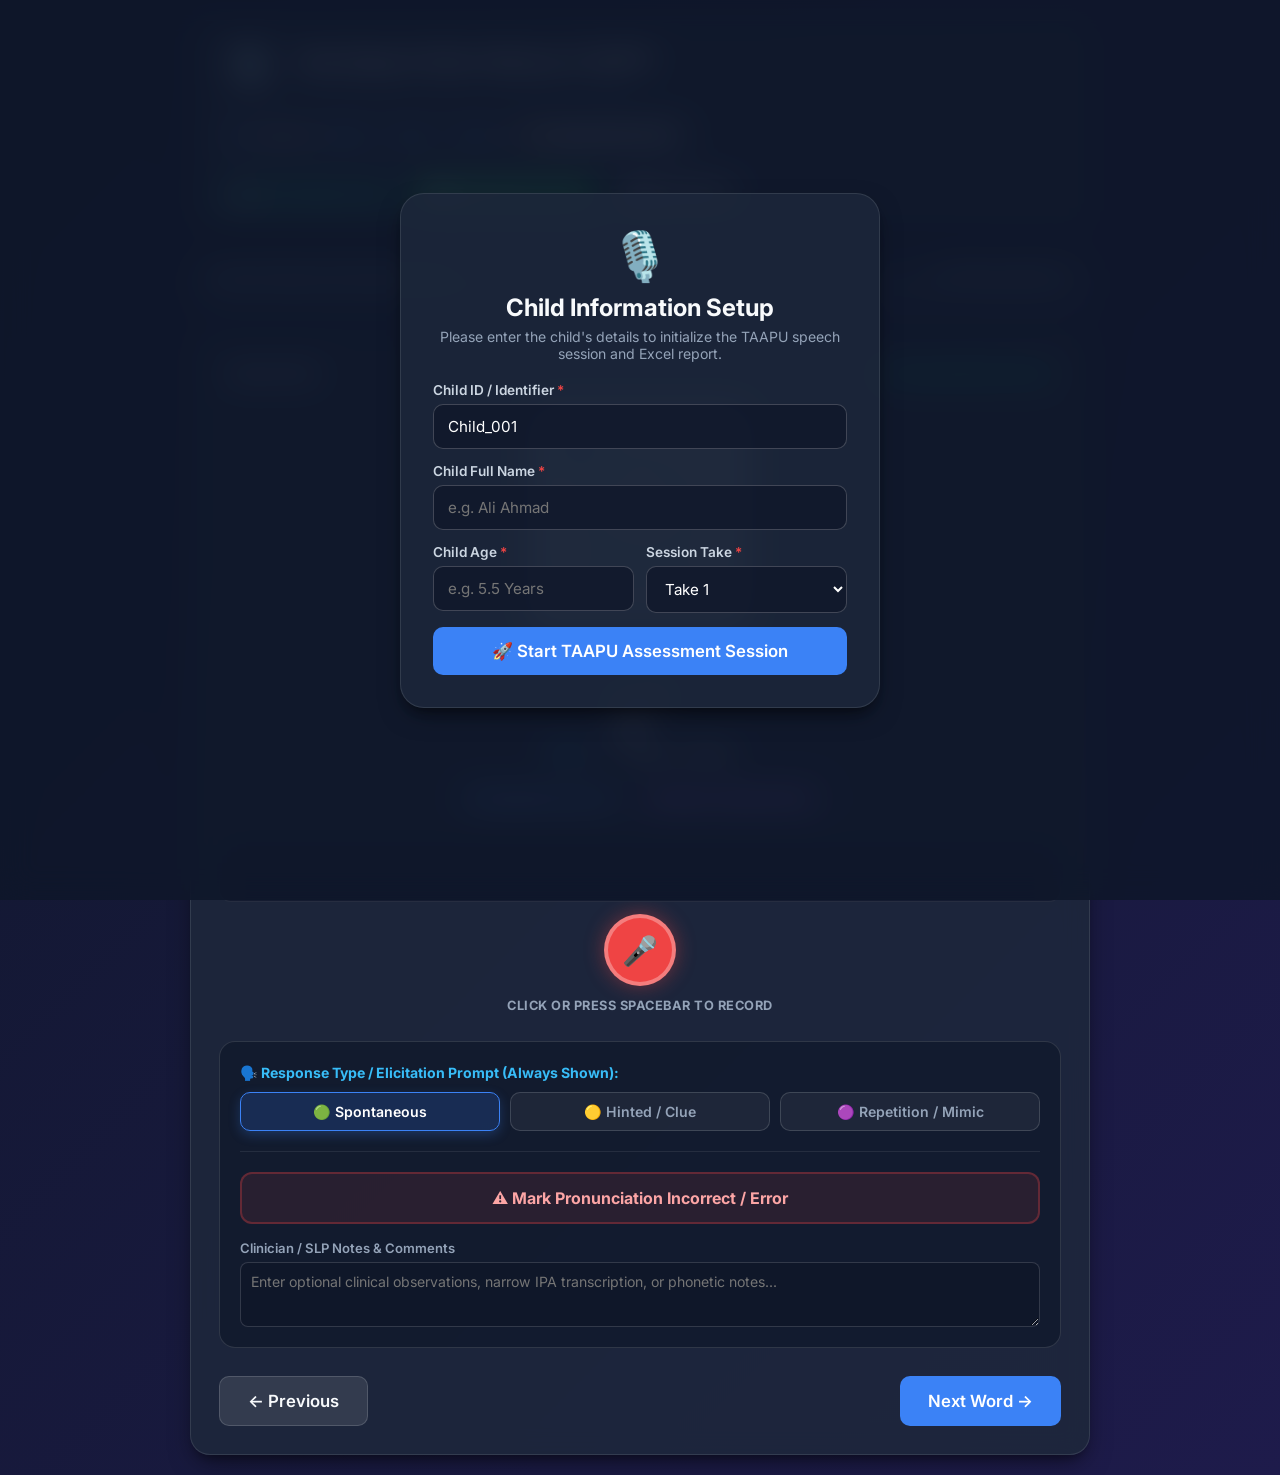
<file: data_collector/index.html>
<!DOCTYPE html>
<html lang="en">
<head>
  <meta charset="UTF-8">
  <meta name="viewport" content="width=device-width, initial-scale=1.0">
  <title>Urdu Child Speech Data Collector & TAAPU Assessment</title>
  <link rel="stylesheet" href="styles.css">
  <link rel="preconnect" href="https://fonts.googleapis.com">
  <link rel="preconnect" href="https://fonts.gstatic.com" crossorigin>
  <link href="https://fonts.googleapis.com/css2?family=Inter:wght@400;500;600;700;800&family=Noto+Nastaliq+Urdu:wght@400;700&display=swap" rel="stylesheet">
</head>
<body>

  <!-- INITIAL CHILD INTAKE MODAL (Mandatory before starting) -->
  <div id="intakeModal" class="intake-modal-overlay">
    <div class="intake-card">
      <div class="intake-header">
        <div class="intake-logo">🎙️</div>
        <h2>Child Information Setup</h2>
        <p>Please enter the child's details to initialize the TAAPU speech session and Excel report.</p>
      </div>

      <form id="intakeForm" onsubmit="event.preventDefault(); startChildSession();">
        <div class="form-group">
          <label for="intakeChildId">Child ID / Identifier <span class="required">*</span></label>
          <input type="text" id="intakeChildId" class="intake-input" value="Child_001" placeholder="e.g. Child_001" required>
        </div>

        <div class="form-group">
          <label for="intakeChildName">Child Full Name <span class="required">*</span></label>
          <input type="text" id="intakeChildName" class="intake-input" placeholder="e.g. Ali Ahmad" required>
        </div>

        <div class="form-row">
          <div class="form-group flex-1">
            <label for="intakeChildAge">Child Age <span class="required">*</span></label>
            <input type="text" id="intakeChildAge" class="intake-input" placeholder="e.g. 5.5 Years" required>
          </div>

          <div class="form-group flex-1">
            <label for="intakeTakeSelect">Session Take <span class="required">*</span></label>
            <select id="intakeTakeSelect" class="intake-input">
              <option value="1">Take 1</option>
              <option value="2">Take 2</option>
              <option value="3">Take 3</option>
            </select>
          </div>
        </div>

        <button type="submit" class="btn btn-primary btn-large btn-full">
          🚀 Start TAAPU Assessment Session
        </button>
      </form>
    </div>
  </div>

  <!-- TAKE COMPLETION MODAL (Triggered when 35 words completed) -->
  <div id="takeCompletionModal" class="intake-modal-overlay">
    <div class="intake-card completion-card">
      <div class="intake-header">
        <div class="completion-badge-icon">🎉</div>
        <h2 id="completionModalTitle">Take 1 Completed!</h2>
        <p id="completionModalDesc">You have successfully evaluated all 35 words for child <strong id="completionChildName">--</strong>.</p>
      </div>

      <div class="completion-stats-box">
        <div class="stat-box-item">
          <span class="stat-num" id="completionEvaluatedCount">35 / 35</span>
          <span class="stat-lbl">Words Evaluated</span>
        </div>
        <div class="stat-box-item">
          <span class="stat-num text-success" id="completionAccuracy">100%</span>
          <span class="stat-lbl">Accuracy Rate</span>
        </div>
        <div class="stat-box-item">
          <span class="stat-num text-error" id="completionIncorrectCount">0</span>
          <span class="stat-lbl">Incorrect Phonemes</span>
        </div>
      </div>

      <div class="completion-actions">
        <button id="btnNextTakeModal" class="btn btn-primary btn-large btn-full">
          ➡️ Proceed to Take 2
        </button>
        <div class="form-row" style="margin-top: 10px;">
          <button id="btnExportExcelModal" class="btn btn-excel flex-1">
            📊 Export Excel (.xlsx)
          </button>
          <button id="btnCloseCompletionModal" class="btn btn-secondary flex-1">
            Close
          </button>
        </div>
      </div>
    </div>
  </div>

  <!-- MAIN APPLICATION CONTAINER -->
  <div class="app-container">
    
    <!-- Top Header -->
    <header class="app-header">
      <div class="logo-area">
        <div class="logo-icon">🎙️</div>
        <div class="logo-title">
          <h1>Urdu Speech Data Collector & TAAPU</h1>
          <p>35-Word Elicitation Corpus for Child Speech Therapy</p>
        </div>
      </div>

      <!-- Active Child Info Display -->
      <div class="child-info-chip" id="childInfoChip">
        <div class="child-meta-text">
          <span class="meta-item"><strong>ID:</strong> <span id="hdrChildId">Child_001</span></span>
          <span class="meta-item"><strong>Name:</strong> <span id="hdrChildName">--</span></span>
          <span class="meta-item"><strong>Age:</strong> <span id="hdrChildAge">--</span></span>
          <span class="meta-item"><strong>Take:</strong> <span id="hdrChildTake">1</span></span>
        </div>
        <button id="btnEditChild" class="btn btn-sm btn-secondary" title="Change Child Info">✏️ Change Child / Take</button>
      </div>

      <div class="header-actions">
        <button id="btnToggleGop" class="btn btn-gop-on" title="Toggle Real-Time ML Pronunciation Feedback">
          🤖 ML Feedback: ON
        </button>
        <button id="btnExportExcel" class="btn btn-excel">
          📊 Export Excel (.xlsx)
        </button>
        <button id="btnGrid" class="btn btn-secondary">
          📑 Word Grid
        </button>
      </div>
    </header>

    <!-- Progress Bar -->
    <div class="progress-section">
      <div class="progress-header">
        <span>Corpus Progress & Evaluation (<span id="progressTakeLabel">Take 1</span>)</span>
        <span id="progressText">1 / 35 (3%)</span>
      </div>
      <div class="progress-bar-bg">
        <div id="progressFill" class="progress-bar-fill"></div>
      </div>
    </div>

    <!-- Main Flashcard Stage -->
    <main class="flashcard-stage">
      <div class="stage-top-bar">
        <div id="wordBadge" class="word-number-badge">Word 1 of 35</div>
        <div id="evalStatusBadge" class="eval-status-pill status-correct">✓ Pronunciation Correct</div>
      </div>
      
      <!-- WORD PICTURE DISPLAY CARD -->
      <div class="word-picture-container">
        <img id="wordImage" src="images/01_Paani.svg" alt="Word Picture" class="word-picture" />
      </div>

      <!-- Word Text & Meaning -->
      <div id="urduDisplay" class="urdu-word-display">پانی</div>
      <div class="word-meta-row">
        <span id="transliterationDisplay" class="transliteration">Paani</span>
        <span class="bullet">•</span>
        <span id="meaningDisplay" class="meaning">Water</span>
      </div>

      <!-- Consonant & Phonetic Position Badges -->
      <div class="word-target-badges-row">
        <div id="targetSoundBadge" class="target-sound-pill">Consonant: Nasal /n/</div>
        <div id="positionBadge" class="position-pill">Position: Initial (Start)</div>
      </div>

      <!-- Audio Recording Stage -->
      <div class="audio-recording-section">
        <!-- Live Waveform Visualizer -->
        <div class="visualizer-container">
          <canvas id="visualizer"></canvas>
          <div id="timerOverlay" class="timer-overlay">0.0s</div>
        </div>

        <!-- Record Button -->
        <div class="controls-row">
          <button id="btnRecord" class="btn-record" title="Click to Record Audio (Spacebar)">
            <span id="recordIcon">🎤</span>
          </button>
        </div>
        <div id="recordLabel" class="record-label">
          CLICK OR PRESS SPACEBAR TO RECORD
        </div>

        <!-- Audio Preview Player -->
        <div id="previewContainer" class="audio-preview-player" style="display: none;">
          <audio id="audioPreview" controls></audio>
        </div>
      </div>

      <!-- TAAPU EVALUATION & CLINICAL RESPONSE PANEL -->
      <div class="slp-evaluation-panel">
        <!-- ALWAYS-SHOWN RESPONSE TYPE SECTION -->
        <div class="response-type-section">
          <div class="response-type-header">
            <span>🗣️ Response Type / Elicitation Prompt (Always Shown):</span>
          </div>
          <div class="response-type-pills">
            <label class="resp-pill active" id="pillSpontaneous">
              <input type="radio" name="responseType" value="spontaneous" checked />
              <span>🟢 Spontaneous</span>
            </label>
            <label class="resp-pill" id="pillHinted">
              <input type="radio" name="responseType" value="hinted" />
              <span>🟡 Hinted / Clue</span>
            </label>
            <label class="resp-pill" id="pillRepetition">
              <input type="radio" name="responseType" value="repetition" />
              <span>🟣 Repetition / Mimic</span>
            </label>
          </div>
        </div>

        <hr class="panel-divider" />

        <!-- PRONUNCIATION ERROR FLAG BUTTON -->
        <div class="error-flag-row">
          <button id="btnFlagIncorrect" class="btn-flag-incorrect">
            ⚠️ Mark Pronunciation Incorrect / Error
          </button>
        </div>

        <!-- MISPRONOUNCED PHONEMES & ERROR REASON BOX (Expanded when Incorrect) -->
        <div id="errorAnalysisBox" class="error-analysis-box" style="display: none;">
          <!-- Phonemes Checklist -->
          <div class="error-box-section">
            <div class="error-section-title">1. Select Mispronounced Phoneme(s):</div>
            <div id="phonemeCheckboxesRow" class="phoneme-checkboxes-row"></div>
            <div class="custom-phoneme-row" style="margin-top: 8px;">
              <input type="text" id="customPhonemeInput" class="meta-input" placeholder="Add custom phoneme (e.g. /l/)...">
              <button id="btnAddCustomPhoneme" class="btn btn-sm btn-secondary">+ Add</button>
            </div>
          </div>

          <!-- Error Reason / Type -->
          <div class="error-box-section">
            <div class="error-section-title">2. Reason / Error Type:</div>
            <div class="error-reason-pills">
              <label class="reason-chip"><input type="checkbox" value="Substitution" /> <span>Substitution</span></label>
              <label class="reason-chip"><input type="checkbox" value="Omission / Deletion" /> <span>Omission / Deletion</span></label>
              <label class="reason-chip"><input type="checkbox" value="Distortion" /> <span>Distortion</span></label>
              <label class="reason-chip"><input type="checkbox" value="Addition" /> <span>Addition</span></label>
            </div>
            <div style="margin-top: 8px;">
              <input type="text" id="substitutedSoundInput" class="meta-input" placeholder="Substituted sound (e.g., produced /r/ instead of /l/)...">
            </div>
          </div>

          <!-- Phonological Processes (TAAPU) -->
          <div class="error-box-section">
            <div class="error-section-title">3. TAAPU Phonological Processes:</div>
            <div class="phono-process-grid">
              <label class="phono-chip"><input type="checkbox" value="Fronting" /> <span>Fronting (FR)</span></label>
              <label class="phono-chip"><input type="checkbox" value="Stopping" /> <span>Stopping (ST)</span></label>
              <label class="phono-chip"><input type="checkbox" value="Gliding" /> <span>Gliding (GL)</span></label>
              <label class="phono-chip"><input type="checkbox" value="Cluster Reduction" /> <span>Cluster Reduction (CR)</span></label>
              <label class="phono-chip"><input type="checkbox" value="Final Consonant Deletion" /> <span>Final Consonant Deletion (FCD)</span></label>
              <label class="phono-chip"><input type="checkbox" value="Weak Syllable Deletion" /> <span>Weak Syllable Deletion (WSD)</span></label>
              <label class="phono-chip"><input type="checkbox" value="Nasal Assimilation" /> <span>Nasal Assimilation</span></label>
              <label class="phono-chip"><input type="checkbox" value="Depalatalization" /> <span>Depalatalization</span></label>
            </div>
          </div>
        </div>

        <!-- Clinician / SLP Notes -->
        <div class="slp-notes-group">
          <label for="slpNotesInput">Clinician / SLP Notes & Comments</label>
          <textarea id="slpNotesInput" class="slp-notes-textarea" placeholder="Enter optional clinical observations, narrow IPA transcription, or phonetic notes..."></textarea>
        </div>
      </div>

      <!-- Navigation Buttons -->
      <div class="nav-buttons">
        <button id="btnPrev" class="btn btn-secondary btn-large">
          ← Previous
        </button>
        <button id="btnNext" class="btn btn-primary btn-large">
          Next Word →
        </button>
      </div>
    </main>
  </div>

  <!-- WORD GRID MODAL (All 35 Words with Pictures & Status) -->
  <div id="gridModal" class="grid-modal">
    <div class="grid-content">
      <div class="grid-header">
        <div>
          <h2>Urdu Word Corpus Grid (35 Words)</h2>
          <p class="grid-subtitle">Visual Overview of Words, Audio Recordings, and Phonetic Position</p>
        </div>
        <div class="grid-header-actions">
          <button id="btnExportExcelGrid" class="btn btn-excel btn-sm">📊 Export Excel</button>
          <button id="btnCloseGrid" class="btn btn-secondary btn-icon-only">✕</button>
        </div>
      </div>

      <!-- Grid Filter Tabs -->
      <div class="grid-filter-tabs">
        <button class="tab-btn active" data-filter="all">All Words (35)</button>
        <button class="tab-btn" data-filter="recorded">Recorded 🎤</button>
        <button class="tab-btn" data-filter="correct">Correct ✓</button>
        <button class="tab-btn" data-filter="incorrect">Incorrect ✗</button>
      </div>

      <!-- Grid Container -->
      <div id="wordGrid" class="word-grid"></div>
    </div>
  </div>

  <!-- Toast Notification -->
  <div id="toast" class="toast">
    <span id="toastIcon">💾</span>
    <span id="toastMessage">Recording saved to laptop!</span>
  </div>

  <script src="app.js"></script>
</body>
</html>
</file>
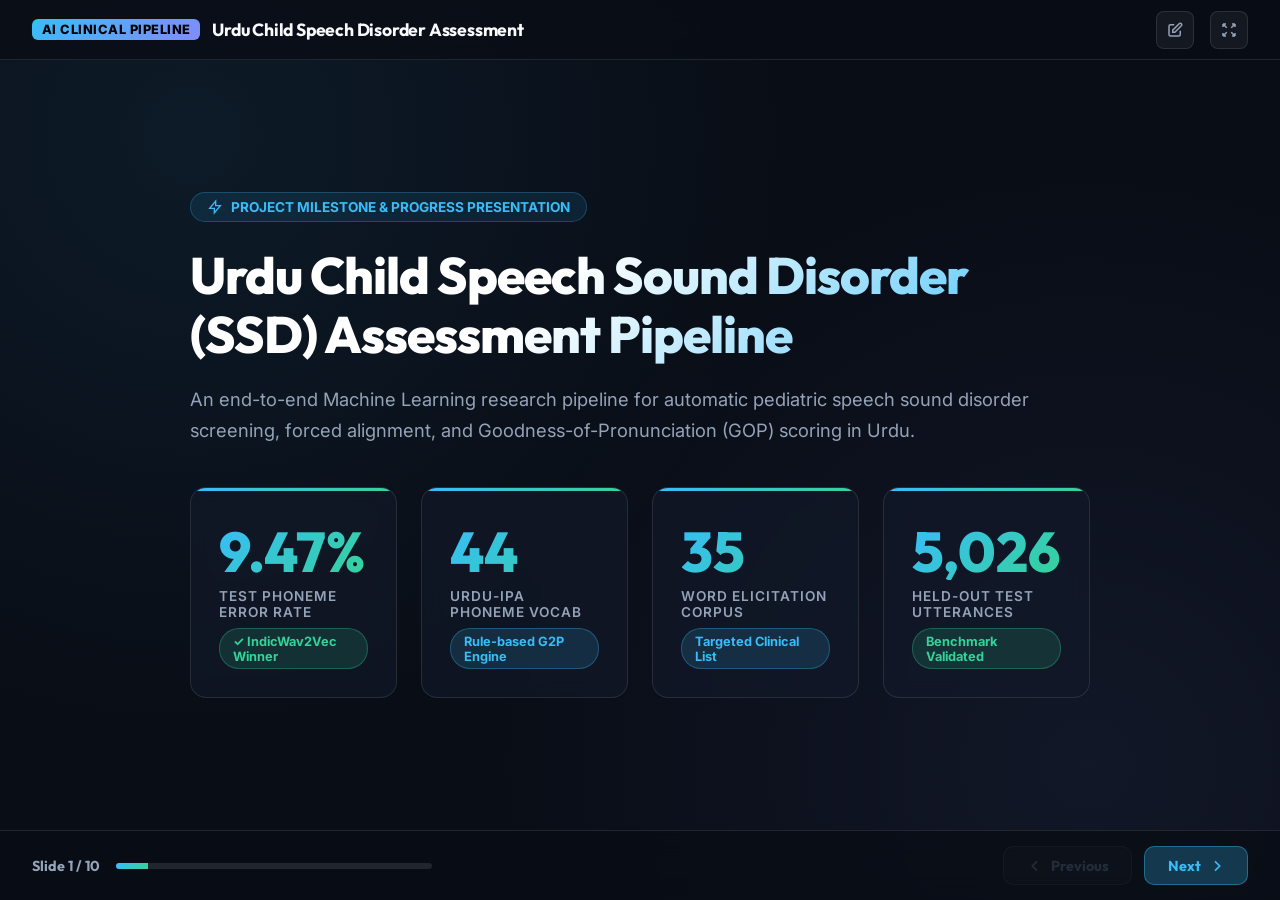
<file: presentation/index.html>
<!DOCTYPE html>
<html lang="en">
<head>
    <meta charset="UTF-8">
    <meta name="viewport" content="width=device-width, initial-scale=1.0">
    <title>Urdu Child SSD Assessment Pipeline — Progress Presentation</title>
    <link rel="preconnect" href="https://fonts.googleapis.com">
    <link rel="preconnect" href="https://fonts.gstatic.com" crossorigin>
    <link href="https://fonts.googleapis.com/css2?family=Inter:wght@300;400;500;600;700;800&family=Outfit:wght@400;600;700;800&family=Fira+Code:wght@400;600&display=swap" rel="stylesheet">
    <style>
        :root {
            --bg-dark: #090d16;
            --bg-card: rgba(18, 25, 41, 0.7);
            --bg-card-hover: rgba(30, 41, 67, 0.8);
            --border-color: rgba(255, 255, 255, 0.1);
            --border-bright: rgba(56, 189, 248, 0.4);
            
            --primary: #38bdf8;
            --primary-glow: rgba(56, 189, 248, 0.25);
            --secondary: #818cf8;
            --accent: #34d399;
            --warning: #fbbf24;
            --danger: #f87171;
            
            --text-main: #f8fafc;
            --text-muted: #94a3b8;
            --text-dim: #64748b;
            
            --font-main: 'Inter', sans-serif;
            --font-heading: 'Outfit', sans-serif;
            --font-code: 'Fira Code', monospace;
        }

        * {
            box-sizing: border-box;
            margin: 0;
            padding: 0;
        }

        body {
            background-color: var(--bg-dark);
            color: var(--text-main);
            font-family: var(--font-main);
            overflow: hidden;
            height: 100vh;
            width: 100vw;
            background-image: 
                radial-gradient(circle at 15% 15%, rgba(56, 189, 248, 0.08) 0%, transparent 45%),
                radial-gradient(circle at 85% 85%, rgba(129, 140, 248, 0.08) 0%, transparent 45%);
        }

        /* Presentation Container */
        .deck-container {
            position: relative;
            width: 100%;
            height: 100vh;
            display: flex;
            flex-direction: column;
        }

        /* Header / Top Bar */
        .top-bar {
            height: 60px;
            padding: 0 2rem;
            display: flex;
            align-items: center;
            justify-content: space-between;
            border-bottom: 1px solid var(--border-color);
            background: rgba(9, 13, 22, 0.8);
            backdrop-filter: blur(12px);
            z-index: 10;
        }

        .logo-area {
            display: flex;
            align-items: center;
            gap: 0.75rem;
        }

        .logo-badge {
            background: linear-gradient(135deg, var(--primary), var(--secondary));
            color: #000;
            font-weight: 800;
            font-size: 0.8rem;
            padding: 0.2rem 0.6rem;
            border-radius: 6px;
            letter-spacing: 0.5px;
        }

        .project-title {
            font-family: var(--font-heading);
            font-size: 1.1rem;
            font-weight: 700;
            letter-spacing: -0.2px;
        }

        .top-controls {
            display: flex;
            align-items: center;
            gap: 1rem;
        }

        .btn-icon {
            background: rgba(255, 255, 255, 0.05);
            border: 1px solid var(--border-color);
            color: var(--text-muted);
            width: 38px;
            height: 38px;
            border-radius: 8px;
            display: flex;
            align-items: center;
            justify-content: center;
            cursor: pointer;
            transition: all 0.2s ease;
        }

        .btn-icon:hover {
            background: rgba(255, 255, 255, 0.1);
            color: var(--text-main);
            border-color: var(--border-bright);
        }

        .btn-icon.active {
            background: var(--primary-glow);
            color: var(--primary);
            border-color: var(--primary);
        }

        /* Slide Viewport */
        .slide-viewport {
            flex: 1;
            position: relative;
            overflow: hidden;
        }

        .slide {
            position: absolute;
            top: 0;
            left: 0;
            width: 100%;
            height: 100%;
            opacity: 0;
            visibility: hidden;
            transform: scale(0.98) translateY(10px);
            transition: all 0.4s cubic-bezier(0.16, 1, 0.3, 1);
            padding: 3rem 4rem;
            display: flex;
            flex-direction: column;
            overflow-y: auto;
        }

        .slide.active {
            opacity: 1;
            visibility: visible;
            transform: scale(1) translateY(0);
        }

        /* Slide Typography */
        .slide-header {
            margin-bottom: 2rem;
        }

        .slide-subtitle {
            font-size: 0.85rem;
            text-transform: uppercase;
            letter-spacing: 2px;
            color: var(--primary);
            font-weight: 700;
            margin-bottom: 0.5rem;
        }

        .slide-title {
            font-family: var(--font-heading);
            font-size: 2.4rem;
            font-weight: 800;
            letter-spacing: -0.5px;
            background: linear-gradient(135deg, #ffffff 30%, var(--text-muted));
            -webkit-background-clip: text;
            -webkit-text-fill-color: transparent;
        }

        .slide-body {
            flex: 1;
        }

        /* Grid Layouts */
        .grid-2 {
            display: grid;
            grid-template-columns: 1fr 1fr;
            gap: 2rem;
        }

        .grid-3 {
            display: grid;
            grid-template-columns: repeat(3, 1fr);
            gap: 1.5rem;
        }

        .grid-4 {
            display: grid;
            grid-template-columns: repeat(4, 1fr);
            gap: 1.2rem;
        }

        /* Cards & Glass Containers */
        .glass-card {
            background: var(--bg-card);
            border: 1px solid var(--border-color);
            border-radius: 16px;
            padding: 1.75rem;
            backdrop-filter: blur(10px);
            transition: all 0.3s ease;
            position: relative;
            overflow: hidden;
        }

        .glass-card:hover {
            border-color: var(--border-bright);
            box-shadow: 0 10px 30px -10px rgba(0, 0, 0, 0.5);
            background: var(--bg-card-hover);
        }

        .card-accent-border {
            position: absolute;
            top: 0;
            left: 0;
            right: 0;
            height: 3px;
            background: linear-gradient(90deg, var(--primary), var(--accent));
        }

        .card-title {
            font-family: var(--font-heading);
            font-size: 1.2rem;
            font-weight: 700;
            margin-bottom: 0.75rem;
            color: var(--text-main);
            display: flex;
            align-items: center;
            gap: 0.5rem;
        }

        .card-text {
            color: var(--text-muted);
            font-size: 0.95rem;
            line-height: 1.6;
        }

        /* Metrics Stat Box */
        .metric-value {
            font-family: var(--font-heading);
            font-size: 3.5rem;
            font-weight: 800;
            line-height: 1;
            margin: 0.5rem 0;
            background: linear-gradient(135deg, var(--primary), var(--accent));
            -webkit-background-clip: text;
            -webkit-text-fill-color: transparent;
        }

        .metric-label {
            font-size: 0.85rem;
            color: var(--text-muted);
            text-transform: uppercase;
            letter-spacing: 1px;
            font-weight: 600;
        }

        .metric-badge {
            display: inline-flex;
            align-items: center;
            gap: 0.4rem;
            padding: 0.3rem 0.8rem;
            border-radius: 20px;
            font-size: 0.8rem;
            font-weight: 700;
            margin-top: 0.5rem;
        }

        .badge-success {
            background: rgba(52, 211, 153, 0.15);
            color: var(--accent);
            border: 1px solid rgba(52, 211, 153, 0.3);
        }

        .badge-highlight {
            background: rgba(56, 189, 248, 0.15);
            color: var(--primary);
            border: 1px solid rgba(56, 189, 248, 0.3);
        }

        /* Pipeline Flow Representation */
        .pipeline-flow {
            display: flex;
            flex-direction: column;
            gap: 1rem;
            margin-top: 1rem;
        }

        .pipeline-stage {
            display: flex;
            align-items: center;
            background: var(--bg-card);
            border: 1px solid var(--border-color);
            border-radius: 12px;
            padding: 1.2rem 1.5rem;
            gap: 1.5rem;
            transition: all 0.3s ease;
        }

        .pipeline-stage:hover {
            border-color: var(--border-bright);
            transform: translateX(6px);
        }

        .stage-num {
            width: 42px;
            height: 42px;
            border-radius: 10px;
            background: rgba(56, 189, 248, 0.15);
            border: 1px solid var(--primary-glow);
            color: var(--primary);
            font-family: var(--font-heading);
            font-weight: 800;
            font-size: 1.1rem;
            display: flex;
            align-items: center;
            justify-content: center;
            flex-shrink: 0;
        }

        .stage-info {
            flex: 1;
        }

        .stage-title {
            font-weight: 700;
            font-size: 1.05rem;
            color: var(--text-main);
            margin-bottom: 0.25rem;
        }

        .stage-desc {
            font-size: 0.88rem;
            color: var(--text-muted);
        }

        .stage-status {
            padding: 0.3rem 0.8rem;
            border-radius: 20px;
            font-size: 0.75rem;
            font-weight: 700;
            letter-spacing: 0.5px;
            text-transform: uppercase;
        }

        .status-complete {
            background: rgba(52, 211, 153, 0.2);
            color: var(--accent);
        }

        .status-active {
            background: rgba(56, 189, 248, 0.2);
            color: var(--primary);
        }

        .status-next {
            background: rgba(251, 191, 36, 0.2);
            color: var(--warning);
        }

        /* Benchmark Bar Visualizer */
        .chart-box {
            background: var(--bg-card);
            border: 1px solid var(--border-color);
            border-radius: 16px;
            padding: 2rem;
            display: flex;
            flex-direction: column;
            gap: 1.5rem;
        }

        .chart-row {
            display: flex;
            flex-direction: column;
            gap: 0.5rem;
        }

        .chart-label-group {
            display: flex;
            justify-content: space-between;
            font-size: 0.95rem;
            font-weight: 600;
        }

        .bar-track {
            height: 28px;
            background: rgba(255, 255, 255, 0.05);
            border-radius: 8px;
            overflow: hidden;
            position: relative;
            border: 1px solid rgba(255, 255, 255, 0.08);
        }

        .bar-fill {
            height: 100%;
            border-radius: 7px;
            transition: width 1.2s cubic-bezier(0.16, 1, 0.3, 1);
            display: flex;
            align-items: center;
            padding-right: 1rem;
            justify-content: flex-end;
            font-size: 0.85rem;
            font-weight: 800;
            color: #000;
        }

        .fill-xlsr {
            background: linear-gradient(90deg, #64748b, #94a3b8);
        }

        .fill-indic {
            background: linear-gradient(90deg, var(--primary), var(--accent));
        }

        /* Interactive Table */
        .table-wrapper {
            background: var(--bg-card);
            border: 1px solid var(--border-color);
            border-radius: 14px;
            overflow: hidden;
            max-height: 400px;
            overflow-y: auto;
        }

        table {
            width: 100%;
            border-collapse: collapse;
            text-align: left;
            font-size: 0.9rem;
        }

        th {
            background: rgba(15, 23, 42, 0.9);
            color: var(--text-muted);
            font-weight: 700;
            text-transform: uppercase;
            font-size: 0.75rem;
            letter-spacing: 1px;
            padding: 1rem;
            position: sticky;
            top: 0;
            border-bottom: 1px solid var(--border-color);
        }

        td {
            padding: 0.85rem 1rem;
            border-bottom: 1px solid rgba(255, 255, 255, 0.05);
            color: var(--text-main);
        }

        tr:hover td {
            background: rgba(56, 189, 248, 0.04);
        }

        .urdu-text {
            font-size: 1.1rem;
            font-weight: 700;
            color: var(--primary);
            font-family: 'Segoe UI', Tahoma, sans-serif;
        }

        .phoneme-tag {
            background: rgba(255, 255, 255, 0.08);
            border: 1px solid rgba(255, 255, 255, 0.15);
            padding: 0.15rem 0.5rem;
            border-radius: 4px;
            font-family: var(--font-code);
            font-size: 0.8rem;
            color: var(--accent);
        }

        /* Bottom Controls / Progress Bar */
        .bottom-bar {
            height: 70px;
            padding: 0 2rem;
            display: flex;
            align-items: center;
            justify-content: space-between;
            border-top: 1px solid var(--border-color);
            background: rgba(9, 13, 22, 0.85);
            backdrop-filter: blur(12px);
            z-index: 10;
        }

        .progress-container {
            display: flex;
            align-items: center;
            gap: 1rem;
            flex: 1;
            max-width: 400px;
        }

        .progress-track {
            flex: 1;
            height: 6px;
            background: rgba(255, 255, 255, 0.1);
            border-radius: 3px;
            overflow: hidden;
        }

        .progress-bar-fill {
            height: 100%;
            background: linear-gradient(90deg, var(--primary), var(--accent));
            width: 10%;
            transition: width 0.3s ease;
        }

        .slide-counter {
            font-family: var(--font-heading);
            font-weight: 700;
            font-size: 0.9rem;
            color: var(--text-muted);
            min-width: 60px;
        }

        .nav-buttons {
            display: flex;
            align-items: center;
            gap: 0.75rem;
        }

        .btn-nav {
            background: var(--primary-glow);
            border: 1px solid var(--border-bright);
            color: var(--primary);
            padding: 0.6rem 1.4rem;
            border-radius: 10px;
            font-family: var(--font-heading);
            font-weight: 700;
            font-size: 0.9rem;
            cursor: pointer;
            display: flex;
            align-items: center;
            gap: 0.5rem;
            transition: all 0.2s ease;
        }

        .btn-nav:hover {
            background: var(--primary);
            color: #000;
            box-shadow: 0 0 15px var(--primary-glow);
        }

        .btn-nav:disabled {
            opacity: 0.3;
            cursor: not-allowed;
            background: rgba(255, 255, 255, 0.05);
            border-color: var(--border-color);
            color: var(--text-dim);
            box-shadow: none;
        }

        /* Speaker Notes Overlay */
        .notes-panel {
            position: fixed;
            bottom: 80px;
            right: 2rem;
            width: 380px;
            max-height: 250px;
            background: rgba(15, 23, 42, 0.95);
            border: 1px solid var(--border-bright);
            border-radius: 14px;
            padding: 1.25rem;
            backdrop-filter: blur(16px);
            z-index: 100;
            box-shadow: 0 10px 40px rgba(0, 0, 0, 0.6);
            display: none;
            overflow-y: auto;
        }

        .notes-panel.active {
            display: block;
            animation: slideUp 0.3s ease;
        }

        .notes-title {
            font-family: var(--font-heading);
            font-size: 0.9rem;
            font-weight: 700;
            color: var(--primary);
            margin-bottom: 0.5rem;
            display: flex;
            align-items: center;
            gap: 0.4rem;
        }

        .notes-content {
            font-size: 0.88rem;
            color: var(--text-main);
            line-height: 1.5;
        }

        /* Code Snippet Display */
        .code-block {
            background: #050811;
            border: 1px solid var(--border-color);
            border-radius: 10px;
            padding: 1rem;
            font-family: var(--font-code);
            font-size: 0.82rem;
            color: #e2e8f0;
            overflow-x: auto;
            line-height: 1.5;
        }

        .code-keyword { color: #c084fc; }
        .code-string { color: #34d399; }
        .code-num { color: #fbbf24; }
        .code-comment { color: #64748b; font-style: italic; }

        @keyframes slideUp {
            from { opacity: 0; transform: translateY(15px); }
            to { opacity: 1; transform: translateY(0); }
        }

        /* Slide 1 Hero styling */
        .hero-layout {
            display: flex;
            flex-direction: column;
            justify-content: center;
            height: 100%;
            max-width: 900px;
            margin: 0 auto;
        }

        .hero-tag {
            display: inline-flex;
            align-items: center;
            gap: 0.5rem;
            padding: 0.4rem 1rem;
            border-radius: 20px;
            background: rgba(56, 189, 248, 0.1);
            border: 1px solid var(--primary-glow);
            color: var(--primary);
            font-size: 0.85rem;
            font-weight: 700;
            width: fit-content;
            margin-bottom: 1.5rem;
        }

        .hero-title {
            font-family: var(--font-heading);
            font-size: 3.2rem;
            font-weight: 800;
            line-height: 1.15;
            margin-bottom: 1.25rem;
            letter-spacing: -1px;
            background: linear-gradient(135deg, #ffffff 40%, var(--primary));
            -webkit-background-clip: text;
            -webkit-text-fill-color: transparent;
        }

        .hero-desc {
            font-size: 1.15rem;
            color: var(--text-muted);
            line-height: 1.7;
            margin-bottom: 2.5rem;
        }

        .stats-row {
            display: grid;
            grid-template-columns: repeat(4, 1fr);
            gap: 1.5rem;
        }
    </style>
</head>
<body>

    <div class="deck-container">
        <!-- Top Navigation Bar -->
        <header class="top-bar">
            <div class="logo-area">
                <span class="logo-badge">AI CLINICAL PIPELINE</span>
                <span class="project-title">Urdu Child Speech Disorder Assessment</span>
            </div>
            <div class="top-controls">
                <button class="btn-icon" id="btnNotes" title="Toggle Speaker Notes (N)">
                    <svg width="18" height="18" fill="none" stroke="currentColor" stroke-width="2" viewBox="0 0 24 24"><path d="M11 5H6a2 2 0 00-2 2v11a2 2 0 002 2h11a2 2 0 002-2v-5m-1.414-9.414a2 2 0 112.828 2.828L11.828 15H9v-2.828l8.586-8.586z"></path></svg>
                </button>
                <button class="btn-icon" id="btnFullscreen" title="Toggle Fullscreen (F)">
                    <svg width="18" height="18" fill="none" stroke="currentColor" stroke-width="2" viewBox="0 0 24 24"><path d="M4 8V4m0 0h4M4 4l5 5m11-5h-4m4 0v4m0-4l-5 5M4 16v4m0 0h4m-4 0l5-5m11 5l-5-5m5 5v-4m0 4h-4"></path></svg>
                </button>
            </div>
        </header>

        <!-- Slide Viewport -->
        <main class="slide-viewport">

            <!-- SLIDE 1: Title Slide -->
            <section class="slide active" data-slide="1">
                <div class="hero-layout">
                    <div class="hero-tag">
                        <svg width="16" height="16" fill="none" stroke="currentColor" stroke-width="2" viewBox="0 0 24 24"><path d="M13 10V3L4 14h7v7l9-11h-7z"></path></svg>
                        PROJECT MILESTONE & PROGRESS PRESENTATION
                    </div>
                    <h1 class="hero-title">Urdu Child Speech Sound Disorder (SSD) Assessment Pipeline</h1>
                    <p class="hero-desc">
                        An end-to-end Machine Learning research pipeline for automatic pediatric speech sound disorder screening, forced alignment, and Goodness-of-Pronunciation (GOP) scoring in Urdu.
                    </p>
                    <div class="stats-row">
                        <div class="glass-card">
                            <div class="card-accent-border"></div>
                            <div class="metric-value">9.47%</div>
                            <div class="metric-label">Test Phoneme Error Rate</div>
                            <div class="metric-badge badge-success">✓ IndicWav2Vec Winner</div>
                        </div>
                        <div class="glass-card">
                            <div class="card-accent-border"></div>
                            <div class="metric-value">44</div>
                            <div class="metric-label">Urdu-IPA Phoneme Vocab</div>
                            <div class="metric-badge badge-highlight">Rule-based G2P Engine</div>
                        </div>
                        <div class="glass-card">
                            <div class="card-accent-border"></div>
                            <div class="metric-value">35</div>
                            <div class="metric-label">Word Elicitation Corpus</div>
                            <div class="metric-badge badge-highlight">Targeted Clinical List</div>
                        </div>
                        <div class="glass-card">
                            <div class="card-accent-border"></div>
                            <div class="metric-value">5,026</div>
                            <div class="metric-label">Held-Out Test Utterances</div>
                            <div class="metric-badge badge-success">Benchmark Validated</div>
                        </div>
                    </div>
                </div>
            </section>

            <!-- SLIDE 2: Problem & Motivation -->
            <section class="slide" data-slide="2">
                <div class="slide-header">
                    <div class="slide-subtitle">01 / Motivation & Clinical Need</div>
                    <h2 class="slide-title">Addressing the Clinical Gap in Urdu Speech Therapy</h2>
                </div>
                <div class="slide-body grid-2">
                    <div class="glass-card">
                        <div class="card-title">
                            <svg width="20" height="20" fill="none" stroke="var(--danger)" stroke-width="2" viewBox="0 0 24 24"><path d="M12 9v2m0 4h.01m-6.938 4h13.856c1.54 0 2.502-1.667 1.732-3L13.732 4c-.77-1.333-2.694-1.333-3.464 0L3.34 16c-.77 1.333.192 3 1.732 3z"></path></svg>
                            Current Clinical Bottlenecks
                        </div>
                        <ul class="card-text" style="padding-left: 1.2rem; display: flex; flex-direction: column; gap: 0.8rem;">
                            <li><strong>Zero Public Urdu Datasets:</strong> No annotated public speech sound disorder datasets or automated tools exist for Urdu-speaking children.</li>
                            <li><strong>Manual & Time-Intensive SLP Scoring:</strong> Speech-Language Pathologists must manually listen and annotate phoneme errors, creating long waitlists.</li>
                            <li><strong>Phonetic Complexity of Urdu:</strong> 38-44 phonemes including contrastive aspirated plosives (<span class="urdu-text">کھ, گھ</span>) and retroflex flaps (<span class="urdu-text">ڑ</span>) missed by standard ASR.</li>
                            <li><strong>Subjective Assessment:</strong> Absence of objective, quantitative pronunciation metrics (GOP & PCC) for progress tracking.</li>
                        </ul>
                    </div>

                    <div class="glass-card">
                        <div class="card-title">
                            <svg width="20" height="20" fill="none" stroke="var(--accent)" stroke-width="2" viewBox="0 0 24 24"><path d="M9 12l2 2 4-4m6 2a9 9 0 11-18 0 9 9 0 0118 0z"></path></svg>
                            The AI Pipeline Solution
                        </div>
                        <ul class="card-text" style="padding-left: 1.2rem; display: flex; flex-direction: column; gap: 0.8rem;">
                            <li><strong>Phoneme-First Two-Stage Architecture:</strong> Decouples acoustic representation from disorder classification for maximum clinical interpretability.</li>
                            <li><strong>Self-Supervised Transfer Learning:</strong> Leverages cross-lingual representations from IndicWav2Vec-Hindi to conquer low-resource child data constraints.</li>
                            <li><strong>Logit-Based GOP & Alignment:</strong> Computes per-phone logit margins to pinpoint exact substitutions, omissions, and distortions.</li>
                            <li><strong>SLP Collaboration & Data Collection:</strong> Interactive web-app collector deployed for standardized 35-word elicitation recordings.</li>
                        </ul>
                    </div>
                </div>
            </section>

            <!-- SLIDE 3: Architecture -->
            <section class="slide" data-slide="3">
                <div class="slide-header">
                    <div class="slide-subtitle">02 / System Architecture</div>
                    <h2 class="slide-title">5-Stage End-to-End Clinical ML Pipeline</h2>
                </div>
                <div class="slide-body">
                    <div class="pipeline-flow">
                        <div class="pipeline-stage">
                            <div class="stage-num">00</div>
                            <div class="stage-info">
                                <div class="stage-title">Stage 0: Front-End Audio Preprocessing</div>
                                <div class="stage-desc">16kHz Mono Resampling, Silero VAD Trimming, SpecAugment, & VTLP Audio Augmentation</div>
                            </div>
                            <span class="stage-status status-complete">Completed</span>
                        </div>
                        <div class="pipeline-stage">
                            <div class="stage-num">01</div>
                            <div class="stage-info">
                                <div class="stage-title">Stage 1: Acoustic Backbone (IndicWav2Vec-Hindi)</div>
                                <div class="stage-desc">Self-Supervised Feature Extractor fine-tuned on Urdu CTC Phoneme targets (9.47% Test PER)</div>
                            </div>
                            <span class="stage-status status-complete">Completed</span>
                        </div>
                        <div class="pipeline-stage">
                            <div class="stage-num">02</div>
                            <div class="stage-info">
                                <div class="stage-title">Stage 2: Canonical G2P Engine & CTC Phoneme Recognizer</div>
                                <div class="stage-desc">Rules-based Urdu-to-IPA mapping (~44 phoneme inventory) + Viterbi CTC Forced Alignment</div>
                            </div>
                            <span class="stage-status status-complete">Completed</span>
                        </div>
                        <div class="pipeline-stage">
                            <div class="stage-num">03</div>
                            <div class="stage-info">
                                <div class="stage-title">Stage 3: Goodness-of-Pronunciation (GOP) Engine</div>
                                <div class="stage-desc">Per-phone GOP_Margin & GOP_MaxLogit computation (Flags Substitutions, Omissions, Distortions)</div>
                            </div>
                            <span class="stage-status status-complete">Completed</span>
                        </div>
                        <div class="pipeline-stage">
                            <div class="stage-num">04</div>
                            <div class="stage-info">
                                <div class="stage-title">Stage 4 & 5: Disorder Classifier & SLP Diagnostic Dashboard</div>
                                <div class="stage-desc">Sequence/Graph Classifier (Articulation vs Phonological vs CAS) + Automated PDF Diagnostic Report</div>
                            </div>
                            <span class="stage-status status-next">In Progress</span>
                        </div>
                    </div>
                </div>
            </section>

            <!-- SLIDE 4: Backbone Benchmark Results -->
            <section class="slide" data-slide="4">
                <div class="slide-header">
                    <div class="slide-subtitle">03 / Model Training & Benchmarks</div>
                    <h2 class="slide-title">Acoustic Backbone Experiment: 9.47% PER Victory</h2>
                </div>
                <div class="slide-body grid-2">
                    <div class="chart-box">
                        <h3 style="font-family: var(--font-heading); font-size: 1.1rem; color: var(--text-main);">Held-Out Test Phoneme Error Rate (PER)</h3>
                        
                        <div class="chart-row">
                            <div class="chart-label-group">
                                <span>XLS-R-300M (Multilingual Baseline)</span>
                                <span>13.21% PER</span>
                            </div>
                            <div class="bar-track">
                                <div class="bar-fill fill-xlsr" style="width: 65%;">13.21%</div>
                            </div>
                        </div>

                        <div class="chart-row">
                            <div class="chart-label-group">
                                <span style="color: var(--primary);">IndicWav2Vec-Hindi (Primary Backbone-v1)</span>
                                <span style="color: var(--accent);">9.47% PER</span>
                            </div>
                            <div class="bar-track">
                                <div class="bar-fill fill-indic" style="width: 45%;">9.47%</div>
                            </div>
                        </div>

                        <div style="margin-top: 1rem; padding: 1rem; background: rgba(56, 189, 248, 0.08); border-radius: 10px; border: 1px solid var(--primary-glow); font-size: 0.88rem; color: var(--text-muted);">
                            <strong style="color: var(--primary);">Key Finding:</strong> Transfer learning from IndicWav2Vec-Hindi yielded a <strong>~28% relative reduction in error</strong> over XLS-R, validating the Indo-Aryan phonetic transfer hypothesis.
                        </div>
                    </div>

                    <div class="glass-card">
                        <div class="card-accent-border"></div>
                        <div class="card-title">Training Convergence Trajectory</div>
                        <table style="margin-top: 1rem;">
                            <thead>
                                <tr>
                                    <th>Epoch</th>
                                    <th>Eval Loss</th>
                                    <th>Dev PER (%)</th>
                                </tr>
                            </thead>
                            <tbody>
                                <tr><td>Epoch 1.7</td><td>1.1180</td><td>28.61%</td></tr>
                                <tr><td>Epoch 3.5</td><td>0.8642</td><td>21.85%</td></tr>
                                <tr><td>Epoch 5.2</td><td>0.8223</td><td>19.84%</td></tr>
                                <tr><td>Epoch 7.8</td><td>0.7816</td><td>17.91%</td></tr>
                                <tr><td>Epoch 10.0</td><td><strong>0.7625</strong></td><td><strong style="color: var(--accent);">13.73%</strong></td></tr>
                            </tbody>
                        </table>
                    </div>
                </div>
            </section>

            <!-- SLIDE 5: G2P Engine -->
            <section class="slide" data-slide="5">
                <div class="slide-header">
                    <div class="slide-subtitle">04 / Phonetics & G2P Engineering</div>
                    <h2 class="slide-title">Canonical Urdu Grapheme-to-Phoneme (G2P) Engine</h2>
                </div>
                <div class="slide-body grid-2">
                    <div class="glass-card">
                        <div class="card-accent-border"></div>
                        <div class="card-title">Phoneme Inventory Coverage (~44 Tokens)</div>
                        <ul class="card-text" style="display: flex; flex-direction: column; gap: 0.8rem; padding-left: 1rem;">
                            <li><strong>Aspirated Plosives:</strong> Full support for <span class="urdu-text">کھ (/kʰ/), گھ (/gʰ/), بھ (/bʰ/), پھ (/pʰ/), تھ (/tʰ/), دھ (/dʰ/)</span>.</li>
                            <li><strong>Retroflex Contrast:</strong> Distinct tokens for retroflex stop <span class="urdu-text">ٹ (/ʈ/)</span> and retroflex flap <span class="urdu-text">ڑ (/ɽ/)</span>.</li>
                            <li><strong>Nasalized Vowels:</strong> Automatic detection of word-final & medial Noon Ghunna <span class="urdu-text">ں (/ɑ̃/, /ẽ/, /ĩ/)</span>.</li>
                            <li><strong>Loan Fricatives/Uvulars:</strong> Preserves Arabic/Persian loan sounds <span class="urdu-text">خ (/x/), غ (/ɣ/), ق (/q/)</span>.</li>
                        </ul>
                    </div>

                    <div class="glass-card">
                        <div class="card-title">G2P Rule Engine Example</div>
                        <div class="code-block" style="margin-top: 0.5rem;">
<span class="code-keyword">from</span> g2p.urdug2p <span class="code-keyword">import</span> UrduG2P

g2p = UrduG2P()
text = <span class="code-string">"کھڑا"</span> <span class="code-comment"># Standing</span>
phonemes = g2p.convert(text)

<span class="code-comment"># Output: ['kʰ', 'ə', 'ɽ', 'ɑ']</span>
<span class="code-comment"># Captures aspirated velar + retroflex flap!</span>
                        </div>
                        <div style="margin-top: 1rem; font-size: 0.88rem; color: var(--text-muted);">
                            The G2P engine forms the dictionary ground-truth for CTC forced alignment and GOP margin evaluation.
                        </div>
                    </div>
                </div>
            </section>

            <!-- SLIDE 6: GOP & Forced Alignment -->
            <section class="slide" data-slide="6">
                <div class="slide-header">
                    <div class="slide-subtitle">05 / Error Detection Engine</div>
                    <h2 class="slide-title">Logit-Based Goodness-of-Pronunciation (GOP)</h2>
                </div>
                <div class="slide-body grid-3">
                    <div class="glass-card">
                        <div class="card-accent-border"></div>
                        <div class="card-title">1. Forced Alignment</div>
                        <p class="card-text">
                            Performs Viterbi decoding over acoustic logits constrained to target G2P phoneme sequence, outputting exact frame start/end boundaries for every phone.
                        </p>
                    </div>

                    <div class="glass-card">
                        <div class="card-accent-border"></div>
                        <div class="card-title">2. GOP_Margin Scoring</div>
                        <p class="card-text">
                            Calculates logit margin: <br>
                            <code>GOP_Margin = Logit(Target) - Max(Logit(Competitors))</code><br>
                            Negative margins indicate competing substitution sounds.
                        </p>
                    </div>

                    <div class="glass-card">
                        <div class="card-accent-border"></div>
                        <div class="card-title">3. Clinical Classification</div>
                        <p class="card-text">
                            Flags per-phone speech errors into 4 distinct categories:
                            <span class="metric-badge badge-highlight" style="display:block; margin-top:0.5rem;">Substitution</span>
                            <span class="metric-badge badge-highlight" style="display:block; margin-top:0.3rem;">Omission</span>
                            <span class="metric-badge badge-highlight" style="display:block; margin-top:0.3rem;">Distortion</span>
                        </p>
                    </div>
                </div>
            </section>

            <!-- SLIDE 7: Engineering Integrity & Bug Fixes -->
            <section class="slide" data-slide="7">
                <div class="slide-header">
                    <div class="slide-subtitle">06 / Engineering Rigor & Diagnostics</div>
                    <h2 class="slide-title">Solved Edge Cases & Robustness Fixes</h2>
                </div>
                <div class="slide-body grid-3">
                    <div class="glass-card">
                        <div class="card-accent-border"></div>
                        <div class="card-title">CTC Length Mismatch</div>
                        <div style="font-size: 0.8rem; color: var(--danger); font-weight: 700; margin-bottom: 0.5rem;">BUG: eval_loss = inf</div>
                        <p class="card-text">
                            Clips shorter than CTC frame reduction ratio poisoned loss. <br>
                            <strong>Fix:</strong> Implemented <code>filter_ctc_length()</code> preprocessing & <code>ctc_zero_infinity=True</code>.
                        </p>
                    </div>

                    <div class="glass-card">
                        <div class="card-accent-border"></div>
                        <div class="card-title">Geminate Phone Alignment</div>
                        <div style="font-size: 0.8rem; color: var(--danger); font-weight: 700; margin-bottom: 0.5rem;">BUG: Frame Collapsing</div>
                        <p class="card-text">
                            Grouping by phone value merged adjacent identical sounds (<span class="urdu-text">بلی, کتا</span>).<br>
                            <strong>Fix:</strong> Switched forced-alignment frame grouping to exact CTC lattice position.
                        </p>
                    </div>

                    <div class="glass-card">
                        <div class="card-accent-border"></div>
                        <div class="card-title">Dynamic Resumption</div>
                        <div style="font-size: 0.8rem; color: var(--danger); font-weight: 700; margin-bottom: 0.5rem;">BUG: GPU Reset Loss</div>
                        <p class="card-text">
                            Hardcoded checkpoint paths caused training reset.<br>
                            <strong>Fix:</strong> Built dynamic checkpoint detection (<code>resume_from_checkpoint=True</code>) across all trainers.
                        </p>
                    </div>
                </div>
            </section>

            <!-- SLIDE 8: Elicitation List & SLP Protocol -->
            <section class="slide" data-slide="8">
                <div class="slide-header">
                    <div class="slide-subtitle">07 / Clinical Elicitation & Protocol</div>
                    <h2 class="slide-title">35-Word Phonemically-Balanced Urdu Corpus</h2>
                </div>
                <div class="slide-body grid-2">
                    <div class="table-wrapper">
                        <table>
                            <thead>
                                <tr>
                                    <th>#</th>
                                    <th>Urdu Word</th>
                                    <th>Transliteration</th>
                                    <th>Target Phoneme Contrasts</th>
                                </tr>
                            </thead>
                            <tbody>
                                <tr><td>1</td><td class="urdu-text">پانی</td><td>Paani</td><td><span class="phoneme-tag">/n/</span> Dental nasal baseline</td></tr>
                                <tr><td>2</td><td class="urdu-text">بلی</td><td>Billi</td><td><span class="phoneme-tag">/lː/</span> Geminate liquid</td></tr>
                                <tr><td>5</td><td class="urdu-text">کھڑا</td><td>Khara</td><td><span class="phoneme-tag">/kʰ/</span> Aspirated + <span class="phoneme-tag">/ɽ/</span> Retroflex flap</td></tr>
                                <tr><td>9</td><td class="urdu-text">دودھ</td><td>Doodh</td><td><span class="phoneme-tag">/dʰ/</span> Aspirated dental stop</td></tr>
                                <tr><td>13</td><td class="urdu-text">گاؤں</td><td>Gaon</td><td><span class="phoneme-tag">/ɑ̃/</span> Nasalized vowel (ں)</td></tr>
                                <tr><td>16</td><td class="urdu-text">ٹماٹر</td><td>Tamatar</td><td><span class="phoneme-tag">/ʈ/</span> Retroflex stop</td></tr>
                                <tr><td>21</td><td class="urdu-text">خرگوش</td><td>Khargoosh</td><td><span class="phoneme-tag">/x/</span> Velar fricative</td></tr>
                                <tr><td>22</td><td class="urdu-text">غبارہ</td><td>Ghubara</td><td><span class="phoneme-tag">/ɣ/</span> Voiced velar fricative</td></tr>
                            </tbody>
                        </table>
                    </div>

                    <div class="glass-card">
                        <div class="card-accent-border"></div>
                        <div class="card-title">3-Takes Repetition Protocol</div>
                        <p class="card-text" style="margin-bottom: 1rem;">
                            Each child repeats every word <strong>3 separate times</strong> during picture-naming tasks.
                        </p>
                        <ul class="card-text" style="display: flex; flex-direction: column; gap: 0.8rem; padding-left: 1rem;">
                            <li><strong>Diagnostic Marker for CAS:</strong> Inconsistent error patterns across repeated takes indicate Childhood Apraxia of Speech.</li>
                            <li><strong>Phonological Disorder Marker:</strong> Consistent substitution patterns across takes indicate Phonological Disorder.</li>
                            <li><strong>Target Dataset:</strong> 35 words × 3 takes = 105 clips/child. Target: ~5,000 total audio clips across clinical & control cohorts.</li>
                        </ul>
                    </div>
                </div>
            </section>

            <!-- SLIDE 9: Data Collector App -->
            <section class="slide" data-slide="9">
                <div class="slide-header">
                    <div class="slide-subtitle">08 / Interactive Tools</div>
                    <h2 class="slide-title">Data Collector Web Application & SLP Suite</h2>
                </div>
                <div class="slide-body grid-2">
                    <div class="glass-card">
                        <div class="card-accent-border"></div>
                        <div class="card-title">Child Recording Web App (<code>data_collector/</code>)</div>
                        <p class="card-text" style="margin-bottom: 1rem;">
                            Lightweight local Node/Web application built for rapid picture-prompted speech recording in clinical settings.
                        </p>
                        <ul class="card-text" style="display: flex; flex-direction: column; gap: 0.6rem; padding-left: 1rem;">
                            <li>✓ Auto-advancing picture cards for 35 target words</li>
                            <li>✓ Instant VAD waveform preview & 3-take repetition counter</li>
                            <li>✓ Auto-saves 16kHz mono WAV files formatted directly for manifest ingestion</li>
                        </ul>
                    </div>

                    <div class="glass-card">
                        <div class="card-title">SLP Collaboration Brief (<code>slp_collaboration_brief.md</code>)</div>
                        <p class="card-text" style="margin-bottom: 1rem;">
                            Structured clinical feedback document shared with speech therapy partners.
                        </p>
                        <ul class="card-text" style="display: flex; flex-direction: column; gap: 0.6rem; padding-left: 1rem;">
                            <li>✓ Vocabulary age-appropriateness review</li>
                            <li>✓ Urdu developmental sound acquisition timeline (e.g. /ɽ/ mastery age)</li>
                            <li>✓ Narrow IPA manual transcription guidelines for 20% benchmark test split</li>
                        </ul>
                    </div>
                </div>
            </section>

            <!-- SLIDE 10: Roadmap & Next Steps -->
            <section class="slide" data-slide="10">
                <div class="slide-header">
                    <div class="slide-subtitle">09 / Project Roadmap</div>
                    <h2 class="slide-title">Immediate Milestones & Next Steps</h2>
                </div>
                <div class="slide-body grid-3">
                    <div class="glass-card">
                        <div class="card-accent-border"></div>
                        <div class="card-title">1. Clinical GOP Verification</div>
                        <div style="font-size: 0.8rem; color: var(--primary); font-weight: 700; margin-bottom: 0.5rem;">IMMEDIATE (CURRENT)</div>
                        <p class="card-text">
                            Run GOP scoring on deliberate mispronunciation recordings to calibrate optimal decision thresholds (<code>GOP_FLAG_THRESHOLD</code>).
                        </p>
                    </div>

                    <div class="glass-card">
                        <div class="card-accent-border"></div>
                        <div class="card-title">2. Clinical Outreach & Data Drive</div>
                        <div style="font-size: 0.8rem; color: var(--accent); font-weight: 700; margin-bottom: 0.5rem;">PHASE 2</div>
                        <p class="card-text">
                            Deploy Data Collector app to partner SLP clinics in Pakistan to gather 40-50 child speech datasets (typical vs SSD).
                        </p>
                    </div>

                    <div class="glass-card">
                        <div class="card-accent-border"></div>
                        <div class="card-title">3. Stage 4 Classifier & Report UI</div>
                        <div style="font-size: 0.8rem; color: var(--warning); font-weight: 700; margin-bottom: 0.5rem;">PHASE 3</div>
                        <p class="card-text">
                            Train hierarchical disorder classifier (PCC calculation) and release web-based SLP diagnostic PDF report generator.
                        </p>
                    </div>
                </div>
            </section>

        </main>

        <!-- Speaker Notes Drawer -->
        <div class="notes-panel" id="notesPanel">
            <div class="notes-title">
                <svg width="16" height="16" fill="none" stroke="currentColor" stroke-width="2" viewBox="0 0 24 24"><path d="M7 8h10M7 12h4m1 8l-4-4H5a2 2 0 01-2-2V6a2 2 0 012-2h14a2 2 0 012 2v8a2 2 0 01-2 2h-3l-4 4z"></path></svg>
                Speaker Notes — <span id="notesSlideTitle">Slide 1</span>
            </div>
            <div class="notes-content" id="notesText">
                Welcome everyone! Today I am presenting our progress on building the first automated Speech Sound Disorder assessment pipeline for Urdu-speaking children.
            </div>
        </div>

        <!-- Bottom Controls Bar -->
        <footer class="bottom-bar">
            <div class="progress-container">
                <span class="slide-counter" id="slideCounter">Slide 1 / 10</span>
                <div class="progress-track">
                    <div class="progress-bar-fill" id="progressFill"></div>
                </div>
            </div>

            <div class="nav-buttons">
                <button class="btn-nav" id="btnPrev" disabled>
                    <svg width="16" height="16" fill="none" stroke="currentColor" stroke-width="2.5" viewBox="0 0 24 24"><path d="M15 19l-7-7 7-7"></path></svg>
                    Previous
                </button>
                <button class="btn-nav" id="btnNext">
                    Next
                    <svg width="16" height="16" fill="none" stroke="currentColor" stroke-width="2.5" viewBox="0 0 24 24"><path d="M9 5l7 7-7 7"></path></svg>
                </button>
            </div>
        </footer>
    </div>

    <script>
        // Speaker notes repository for each slide
        const speakerNotes = {
            1: "Highlight key numbers right away: 9.47% PER beats XLS-R (13.21%). Emphasize that this is an end-to-end clinical pipeline specifically for Urdu-speaking children.",
            2: "Explain the lack of public Urdu speech datasets and why SLPs need automated tools to objective scoring (GOP & PCC) to reduce waiting lists.",
            3: "Walk through the 5-stage architecture: Stage 0 preprocessing, Stage 1 IndicWav2Vec backbone, Stage 2 G2P, Stage 3 GOP scoring, and Stages 4/5 clinical reporting.",
            4: "Focus on the benchmark victory: Transfer learning from IndicWav2Vec-Hindi gave a 28% relative PER reduction over XLS-R. Highlight the smooth convergence curve.",
            5: "Explain G2P rules: Urdu has ~44 phoneme tokens including aspirated plosives and retroflex flaps. Show how G2P generates ground truth.",
            6: "Detail GOP margin formula: GOP_Margin = Logit(Target) - Max(Logit(Competitors)). Explain how negative margins flag substitutions.",
            7: "Highlight technical rigor: Mention how we solved the CTC length mismatch (inf loss bug) and geminate consonant frame collapsing bug.",
            8: "Discuss the 35-word list and 3-takes repetition protocol: Repetitions help differentiate Childhood Apraxia of Speech (inconsistent errors) from Phonological Disorders (consistent errors).",
            9: "Showcase the interactive recording app in data_collector/ and the SLP collaboration brief created to engage clinical therapists.",
            10: "Conclude with next steps: Clinical GOP verification on deliberate mispronunciations, clinical data collection drive, and building the web PDF report interface."
        };

        let currentSlide = 1;
        const totalSlides = 10;

        const slides = document.querySelectorAll('.slide');
        const slideCounter = document.getElementById('slideCounter');
        const progressFill = document.getElementById('progressFill');
        const btnPrev = document.getElementById('btnPrev');
        const btnNext = document.getElementById('btnNext');
        const btnNotes = document.getElementById('btnNotes');
        const notesPanel = document.getElementById('notesPanel');
        const notesSlideTitle = document.getElementById('notesSlideTitle');
        const notesText = document.getElementById('notesText');
        const btnFullscreen = document.getElementById('btnFullscreen');

        function updateSlide(targetSlide) {
            if (targetSlide < 1 || targetSlide > totalSlides) return;

            slides.forEach(slide => {
                slide.classList.remove('active');
                if (parseInt(slide.dataset.slide) === targetSlide) {
                    slide.classList.add('active');
                }
            });

            currentSlide = targetSlide;
            
            // Update UI Counter & Bar
            slideCounter.textContent = `Slide ${currentSlide} / ${totalSlides}`;
            progressFill.style.width = `${(currentSlide / totalSlides) * 100}%`;

            // Update Nav Buttons
            btnPrev.disabled = currentSlide === 1;
            btnNext.disabled = currentSlide === totalSlides;

            // Update Speaker Notes
            notesSlideTitle.textContent = `Slide ${currentSlide}`;
            notesText.textContent = speakerNotes[currentSlide] || "No notes for this slide.";
        }

        // Event Listeners
        btnPrev.addEventListener('click', () => updateSlide(currentSlide - 1));
        btnNext.addEventListener('click', () => updateSlide(currentSlide + 1));

        btnNotes.addEventListener('click', () => {
            notesPanel.classList.toggle('active');
            btnNotes.classList.toggle('active');
        });

        btnFullscreen.addEventListener('click', () => {
            if (!document.fullscreenElement) {
                document.documentElement.requestFullscreen().catch(err => console.log(err));
            } else {
                document.exitFullscreen().catch(err => console.log(err));
            }
        });

        // Keyboard Navigation
        document.addEventListener('keydown', (e) => {
            if (e.key === 'ArrowRight' || e.key === ' ' || e.key === 'PageDown') {
                e.preventDefault();
                updateSlide(currentSlide + 1);
            } else if (e.key === 'ArrowLeft' || e.key === 'PageUp') {
                e.preventDefault();
                updateSlide(currentSlide - 1);
            } else if (e.key === 'n' || e.key === 'N') {
                notesPanel.classList.toggle('active');
                btnNotes.classList.toggle('active');
            } else if (e.key === 'f' || e.key === 'F') {
                btnFullscreen.click();
            }
        });

        // Touch Swipe Support
        let touchStartX = 0;
        let touchEndX = 0;
        document.addEventListener('touchstart', e => touchStartX = e.changedTouches[0].screenX);
        document.addEventListener('touchend', e => {
            touchEndX = e.changedTouches[0].screenX;
            if (touchStartX - touchEndX > 50) updateSlide(currentSlide + 1);
            if (touchEndX - touchStartX > 50) updateSlide(currentSlide - 1);
        });

        // Initialize
        updateSlide(1);
    </script>
</body>
</html>
</file>
<file: data_collector/styles.css>
:root {
  --primary-color: #3b82f6;
  --primary-hover: #2563eb;
  --secondary-color: #64748b;
  --bg-gradient-start: #0f172a;
  --bg-gradient-end: #1e1b4b;
  --card-bg: rgba(30, 41, 59, 0.85);
  --card-border: rgba(255, 255, 255, 0.1);
  --text-main: #f8fafc;
  --text-muted: #94a3b8;
  
  --success-color: #10b981;
  --success-bg: rgba(16, 185, 129, 0.15);
  --error-color: #ef4444;
  --error-bg: rgba(239, 68, 68, 0.15);
  --warning-color: #f59e0b;
  --warning-bg: rgba(245, 158, 11, 0.15);
  --excel-color: #107c41;
  --excel-hover: #0b5c30;

  --shadow-lg: 0 10px 25px -5px rgba(0, 0, 0, 0.5), 0 8px 10px -6px rgba(0, 0, 0, 0.3);
  --shadow-glow: 0 0 20px rgba(59, 130, 246, 0.3);
}

* {
  box-sizing: border-box;
  margin: 0;
  padding: 0;
  font-family: 'Inter', -apple-system, BlinkMacSystemFont, 'Segoe UI', Roboto, sans-serif;
}

body {
  background: linear-gradient(135deg, var(--bg-gradient-start), var(--bg-gradient-end));
  color: var(--text-main);
  min-height: 100vh;
  display: flex;
  justify-content: center;
  align-items: flex-start;
  padding: 20px;
}

/* APP CONTAINER */
.app-container {
  width: 100%;
  max-width: 900px;
  display: flex;
  flex-direction: column;
  gap: 20px;
}

/* HEADER */
.app-header {
  background: var(--card-bg);
  backdrop-filter: blur(12px);
  border: 1px solid var(--card-border);
  border-radius: 16px;
  padding: 16px 24px;
  display: flex;
  justify-content: space-between;
  align-items: center;
  flex-wrap: wrap;
  gap: 16px;
  box-shadow: var(--shadow-lg);
}

.logo-area {
  display: flex;
  align-items: center;
  gap: 14px;
}

.logo-icon {
  font-size: 2.2rem;
  background: rgba(255, 255, 255, 0.08);
  padding: 8px 12px;
  border-radius: 12px;
}

.logo-title h1 {
  font-size: 1.25rem;
  font-weight: 700;
  color: #ffffff;
}

.logo-title p {
  font-size: 0.82rem;
  color: var(--text-muted);
}

.child-info-chip {
  background: rgba(255, 255, 255, 0.05);
  border: 1px solid rgba(255, 255, 255, 0.12);
  border-radius: 12px;
  padding: 8px 14px;
  display: flex;
  align-items: center;
  gap: 12px;
}

.child-meta-text {
  display: flex;
  gap: 12px;
  font-size: 0.85rem;
  color: #e2e8f0;
}

.meta-item strong {
  color: var(--primary-color);
}

.header-actions {
  display: flex;
  gap: 10px;
}

/* BUTTONS */
.btn {
  padding: 10px 18px;
  border-radius: 10px;
  font-size: 0.9rem;
  font-weight: 600;
  cursor: pointer;
  border: none;
  transition: all 0.2s ease;
  display: inline-flex;
  align-items: center;
  justify-content: center;
  gap: 8px;
}

.btn-primary {
  background: var(--primary-color);
  color: #ffffff;
}

.btn-primary:hover {
  background: var(--primary-hover);
  transform: translateY(-1px);
}

.btn-secondary {
  background: rgba(255, 255, 255, 0.1);
  color: var(--text-main);
  border: 1px solid rgba(255, 255, 255, 0.15);
}

.btn-secondary:hover {
  background: rgba(255, 255, 255, 0.18);
}

.btn-excel {
  background: var(--excel-color);
  color: #ffffff;
  font-weight: 700;
}

.btn-excel:hover {
  background: var(--excel-hover);
  box-shadow: 0 4px 14px rgba(16, 124, 65, 0.4);
}

.btn-gop-on {
  background: rgba(16, 185, 129, 0.2);
  color: #10b981;
  border: 1px solid rgba(16, 185, 129, 0.4);
}

.btn-gop-on:hover {
  background: rgba(16, 185, 129, 0.35);
}

.btn-gop-off {
  background: rgba(148, 163, 184, 0.15);
  color: #94a3b8;
  border: 1px solid rgba(148, 163, 184, 0.3);
}

.btn-gop-off:hover {
  background: rgba(148, 163, 184, 0.25);
}

.btn-sm {
  padding: 6px 12px;
  font-size: 0.8rem;
}

.btn-large {
  padding: 14px 28px;
  font-size: 1.05rem;
}

.btn-full {
  width: 100%;
}

.btn-icon-only {
  padding: 6px 12px;
  font-size: 1.1rem;
}

/* PROGRESS BAR */
.progress-section {
  background: var(--card-bg);
  border: 1px solid var(--card-border);
  border-radius: 12px;
  padding: 12px 20px;
}

.progress-header {
  display: flex;
  justify-content: space-between;
  font-size: 0.85rem;
  font-weight: 600;
  margin-bottom: 8px;
  color: var(--text-muted);
}

.progress-bar-bg {
  width: 100%;
  height: 8px;
  background: rgba(255, 255, 255, 0.1);
  border-radius: 4px;
  overflow: hidden;
}

.progress-bar-fill {
  height: 100%;
  width: 3%;
  background: linear-gradient(90deg, #3b82f6, #10b981);
  border-radius: 4px;
  transition: width 0.3s ease;
}

/* FLASHCARD STAGE */
.flashcard-stage {
  background: var(--card-bg);
  backdrop-filter: blur(12px);
  border: 1px solid var(--card-border);
  border-radius: 20px;
  padding: 28px;
  display: flex;
  flex-direction: column;
  align-items: center;
  gap: 18px;
  box-shadow: var(--shadow-lg);
}

.stage-top-bar {
  width: 100%;
  display: flex;
  justify-content: space-between;
  align-items: center;
}

.word-number-badge {
  background: rgba(255, 255, 255, 0.08);
  padding: 6px 14px;
  border-radius: 20px;
  font-size: 0.85rem;
  font-weight: 600;
  color: var(--text-muted);
}

.eval-status-pill {
  padding: 6px 14px;
  border-radius: 20px;
  font-size: 0.85rem;
  font-weight: 700;
}

.status-pending {
  background: var(--warning-bg);
  color: var(--warning-color);
  border: 1px solid rgba(245, 158, 11, 0.3);
}

.status-correct {
  background: var(--success-bg);
  color: var(--success-color);
  border: 1px solid rgba(16, 185, 129, 0.3);
}

.status-incorrect {
  background: var(--error-bg);
  color: var(--error-color);
  border: 1px solid rgba(239, 68, 68, 0.3);
}

/* WORD PICTURE CONTAINER */
.word-picture-container {
  width: 220px;
  height: 220px;
  background: #ffffff;
  border-radius: 20px;
  padding: 12px;
  display: flex;
  justify-content: center;
  align-items: center;
  box-shadow: 0 10px 20px rgba(0, 0, 0, 0.3);
  border: 4px solid rgba(255, 255, 255, 0.2);
  transition: transform 0.3s ease;
}

.word-picture-container:hover {
  transform: scale(1.03);
}

.word-picture {
  max-width: 100%;
  max-height: 100%;
  object-fit: contain;
}

/* URDU WORD & META */
.urdu-word-display {
  font-family: 'Noto Nastaliq Urdu', serif;
  font-size: 3.5rem;
  line-height: 1.4;
  color: #ffffff;
  text-shadow: 0 4px 12px rgba(0, 0, 0, 0.4);
  text-align: center;
}

.word-meta-row {
  display: flex;
  align-items: center;
  gap: 10px;
  font-size: 1.2rem;
  font-weight: 600;
}

.transliteration {
  color: #38bdf8;
}

.meaning {
  color: #cbd5e1;
}

.bullet {
  color: var(--text-muted);
}

.word-target-badges-row {
  display: flex;
  gap: 10px;
  flex-wrap: wrap;
  justify-content: center;
}

.target-sound-pill {
  background: rgba(59, 130, 246, 0.15);
  border: 1px solid rgba(59, 130, 246, 0.3);
  color: #93c5fd;
  padding: 6px 16px;
  border-radius: 20px;
  font-size: 0.9rem;
  font-weight: 600;
}

.position-pill {
  background: rgba(168, 85, 247, 0.15);
  border: 1px solid rgba(168, 85, 247, 0.3);
  color: #c084fc;
  padding: 6px 16px;
  border-radius: 20px;
  font-size: 0.9rem;
  font-weight: 600;
}

/* AUDIO RECORDING SECTION */
.audio-recording-section {
  width: 100%;
  display: flex;
  flex-direction: column;
  align-items: center;
  gap: 12px;
  margin: 10px 0;
}

.visualizer-container {
  width: 100%;
  height: 60px;
  background: rgba(15, 23, 42, 0.6);
  border-radius: 12px;
  position: relative;
  overflow: hidden;
  border: 1px solid rgba(255, 255, 255, 0.08);
}

#visualizer {
  width: 100%;
  height: 100%;
}

.timer-overlay {
  position: absolute;
  top: 8px;
  right: 12px;
  font-family: monospace;
  font-size: 0.9rem;
  font-weight: 700;
  color: #ef4444;
  display: none;
}

.controls-row {
  display: flex;
  justify-content: center;
}

.btn-record {
  width: 72px;
  height: 72px;
  border-radius: 50%;
  background: #ef4444;
  border: 4px solid rgba(255, 255, 255, 0.3);
  color: #ffffff;
  font-size: 1.8rem;
  cursor: pointer;
  display: flex;
  justify-content: center;
  align-items: center;
  box-shadow: 0 0 20px rgba(239, 68, 68, 0.4);
  transition: all 0.2s ease;
}

.btn-record:hover {
  transform: scale(1.08);
  background: #dc2626;
}

.btn-record.recording {
  animation: pulse-red 1.2s infinite;
  background: #b91c1c;
}

@keyframes pulse-red {
  0% { box-shadow: 0 0 0 0 rgba(239, 68, 68, 0.7); }
  70% { box-shadow: 0 0 0 18px rgba(239, 68, 68, 0); }
  100% { box-shadow: 0 0 0 0 rgba(239, 68, 68, 0); }
}

.record-label {
  font-size: 0.8rem;
  font-weight: 700;
  color: var(--text-muted);
  letter-spacing: 0.5px;
}

.audio-preview-player {
  width: 100%;
  max-width: 400px;
}

/* TAAPU EVALUATION & CLINICAL RESPONSE PANEL */
.slp-evaluation-panel {
  width: 100%;
  background: rgba(15, 23, 42, 0.7);
  border: 1px solid rgba(255, 255, 255, 0.12);
  border-radius: 16px;
  padding: 20px;
  display: flex;
  flex-direction: column;
  gap: 16px;
}

.response-type-section {
  display: flex;
  flex-direction: column;
  gap: 10px;
}

.response-type-header span {
  font-size: 0.88rem;
  font-weight: 700;
  color: #38bdf8;
}

.response-type-pills {
  display: flex;
  gap: 10px;
}

.resp-pill {
  flex: 1;
  padding: 10px 14px;
  background: rgba(255, 255, 255, 0.05);
  border: 1.5px solid rgba(255, 255, 255, 0.15);
  border-radius: 10px;
  cursor: pointer;
  display: flex;
  align-items: center;
  justify-content: center;
  gap: 8px;
  font-size: 0.88rem;
  font-weight: 600;
  color: var(--text-muted);
  transition: all 0.2s ease;
}

.resp-pill input {
  display: none;
}

.resp-pill.active {
  background: rgba(59, 130, 246, 0.18);
  border-color: #3b82f6;
  color: #ffffff;
  box-shadow: 0 4px 12px rgba(59, 130, 246, 0.25);
}

.panel-divider {
  border: none;
  border-top: 1px solid rgba(255, 255, 255, 0.08);
  margin: 4px 0;
}

.error-flag-row {
  display: flex;
  width: 100%;
}

.btn-flag-incorrect {
  width: 100%;
  padding: 14px 18px;
  border-radius: 12px;
  font-size: 1rem;
  font-weight: 700;
  cursor: pointer;
  border: 2px solid rgba(239, 68, 68, 0.3);
  background: rgba(239, 68, 68, 0.1);
  color: #fca5a5;
  transition: all 0.2s ease;
}

.btn-flag-incorrect:hover, .btn-flag-incorrect.active {
  background: #ef4444;
  color: #ffffff;
  border-color: #dc2626;
  box-shadow: 0 4px 16px rgba(239, 68, 68, 0.4);
}

.error-analysis-box {
  background: rgba(239, 68, 68, 0.06);
  border: 1px solid rgba(239, 68, 68, 0.25);
  border-radius: 14px;
  padding: 16px;
  display: flex;
  flex-direction: column;
  gap: 16px;
}

.error-box-section {
  display: flex;
  flex-direction: column;
  gap: 8px;
}

.error-section-title {
  font-size: 0.85rem;
  font-weight: 700;
  color: #fca5a5;
}

.phoneme-checkboxes-row {
  display: flex;
  flex-wrap: wrap;
  gap: 10px;
}

.phoneme-chip-checkbox {
  display: flex;
  align-items: center;
  gap: 6px;
  background: rgba(255, 255, 255, 0.08);
  border: 1px solid rgba(255, 255, 255, 0.15);
  padding: 6px 12px;
  border-radius: 8px;
  font-size: 0.9rem;
  font-weight: 600;
  cursor: pointer;
  user-select: none;
  transition: background 0.2s;
}

.phoneme-chip-checkbox:hover {
  background: rgba(255, 255, 255, 0.15);
}

.phoneme-chip-checkbox input[type="checkbox"] {
  accent-color: #ef4444;
  width: 16px;
  height: 16px;
  cursor: pointer;
}

.error-reason-pills {
  display: flex;
  flex-wrap: wrap;
  gap: 8px;
}

.reason-chip {
  display: flex;
  align-items: center;
  gap: 6px;
  background: rgba(255, 255, 255, 0.08);
  border: 1px solid rgba(255, 255, 255, 0.15);
  padding: 6px 12px;
  border-radius: 8px;
  font-size: 0.85rem;
  font-weight: 600;
  cursor: pointer;
}

.reason-chip input[type="checkbox"] {
  accent-color: #f59e0b;
}

.phono-process-grid {
  display: grid;
  grid-template-columns: repeat(auto-fill, minmax(190px, 1fr));
  gap: 8px;
}

.phono-chip {
  display: flex;
  align-items: center;
  gap: 6px;
  background: rgba(15, 23, 42, 0.6);
  border: 1px solid rgba(255, 255, 255, 0.1);
  padding: 6px 10px;
  border-radius: 8px;
  font-size: 0.8rem;
  font-weight: 500;
  color: #cbd5e1;
  cursor: pointer;
}

.phono-chip input[type="checkbox"] {
  accent-color: #8b5cf6;
}

.custom-phoneme-row {
  display: flex;
  gap: 8px;
}

.slp-notes-group {
  display: flex;
  flex-direction: column;
  gap: 6px;
}

.slp-notes-group label {
  font-size: 0.82rem;
  font-weight: 600;
  color: var(--text-muted);
}

.slp-notes-textarea {
  width: 100%;
  height: 65px;
  background: rgba(15, 23, 42, 0.8);
  border: 1px solid rgba(255, 255, 255, 0.15);
  border-radius: 8px;
  padding: 10px;
  color: #ffffff;
  font-size: 0.88rem;
  resize: vertical;
}

.slp-notes-textarea:focus {
  outline: none;
  border-color: var(--primary-color);
}

/* NAV BUTTONS */
.nav-buttons {
  width: 100%;
  display: flex;
  justify-content: space-between;
  margin-top: 10px;
}

/* INTAKE MODAL */
.intake-modal-overlay {
  position: fixed;
  top: 0;
  left: 0;
  width: 100vw;
  height: 100vh;
  background: rgba(15, 23, 42, 0.85);
  backdrop-filter: blur(16px);
  z-index: 1000;
  display: flex;
  justify-content: center;
  align-items: center;
  padding: 20px;
  opacity: 0;
  pointer-events: none;
  transition: opacity 0.3s ease;
}

.intake-modal-overlay.open {
  opacity: 1;
  pointer-events: auto;
}

.intake-card {
  background: var(--card-bg);
  border: 1px solid var(--card-border);
  border-radius: 24px;
  padding: 32px;
  width: 100%;
  max-width: 480px;
  box-shadow: var(--shadow-lg);
  display: flex;
  flex-direction: column;
  gap: 20px;
}

.completion-card {
  border-color: rgba(59, 130, 246, 0.4);
  box-shadow: 0 0 40px rgba(59, 130, 246, 0.2);
}

.completion-badge-icon {
  font-size: 3.5rem;
  margin-bottom: 8px;
}

.completion-stats-box {
  display: flex;
  justify-content: space-around;
  background: rgba(15, 23, 42, 0.6);
  border: 1px solid rgba(255, 255, 255, 0.1);
  border-radius: 16px;
  padding: 16px;
  text-align: center;
}

.stat-box-item {
  display: flex;
  flex-direction: column;
  gap: 4px;
}

.stat-num {
  font-size: 1.3rem;
  font-weight: 800;
  color: #ffffff;
}

.text-success { color: var(--success-color); }
.text-error { color: var(--error-color); }

.stat-lbl {
  font-size: 0.75rem;
  font-weight: 600;
  color: var(--text-muted);
}

.intake-header {
  text-align: center;
}

.intake-logo {
  font-size: 3rem;
  margin-bottom: 8px;
}

.intake-header h2 {
  font-size: 1.5rem;
  font-weight: 700;
  margin-bottom: 6px;
}

.intake-header p {
  font-size: 0.88rem;
  color: var(--text-muted);
}

.form-group {
  display: flex;
  flex-direction: column;
  gap: 6px;
  margin-bottom: 14px;
}

.form-row {
  display: flex;
  gap: 12px;
}

.flex-1 {
  flex: 1;
}

.form-group label {
  font-size: 0.85rem;
  font-weight: 600;
  color: #cbd5e1;
}

.required {
  color: #ef4444;
}

.intake-input, .meta-input {
  width: 100%;
  padding: 12px 14px;
  background: rgba(15, 23, 42, 0.8);
  border: 1px solid rgba(255, 255, 255, 0.2);
  border-radius: 10px;
  color: #ffffff;
  font-size: 0.95rem;
}

.intake-input:focus, .meta-input:focus {
  outline: none;
  border-color: var(--primary-color);
  box-shadow: 0 0 0 3px rgba(59, 130, 246, 0.3);
}

/* WORD GRID MODAL */
.grid-modal {
  position: fixed;
  top: 0;
  left: 0;
  width: 100vw;
  height: 100vh;
  background: rgba(15, 23, 42, 0.9);
  backdrop-filter: blur(12px);
  z-index: 900;
  display: flex;
  justify-content: center;
  align-items: center;
  padding: 24px;
  opacity: 0;
  pointer-events: none;
  transition: opacity 0.3s ease;
}

.grid-modal.open {
  opacity: 1;
  pointer-events: auto;
}

.grid-content {
  background: var(--card-bg);
  border: 1px solid var(--card-border);
  border-radius: 24px;
  padding: 24px;
  width: 100%;
  max-width: 1100px;
  max-height: 90vh;
  display: flex;
  flex-direction: column;
  gap: 16px;
  overflow: hidden;
  box-shadow: var(--shadow-lg);
}

.grid-header {
  display: flex;
  justify-content: space-between;
  align-items: center;
}

.grid-subtitle {
  font-size: 0.85rem;
  color: var(--text-muted);
}

.grid-header-actions {
  display: flex;
  gap: 10px;
}

.grid-filter-tabs {
  display: flex;
  gap: 8px;
  border-bottom: 1px solid rgba(255, 255, 255, 0.1);
  padding-bottom: 10px;
}

.tab-btn {
  background: transparent;
  border: none;
  color: var(--text-muted);
  font-size: 0.88rem;
  font-weight: 600;
  padding: 6px 14px;
  border-radius: 8px;
  cursor: pointer;
  transition: all 0.2s;
}

.tab-btn:hover {
  color: #ffffff;
  background: rgba(255, 255, 255, 0.05);
}

.tab-btn.active {
  color: #ffffff;
  background: var(--primary-color);
}

.word-grid {
  display: grid;
  grid-template-columns: repeat(auto-fill, minmax(130px, 1fr));
  gap: 14px;
  overflow-y: auto;
  padding-right: 6px;
}

.grid-card {
  background: rgba(15, 23, 42, 0.7);
  border: 1px solid rgba(255, 255, 255, 0.12);
  border-radius: 14px;
  padding: 10px;
  display: flex;
  flex-direction: column;
  align-items: center;
  gap: 6px;
  cursor: pointer;
  transition: all 0.2s ease;
  position: relative;
}

.grid-card:hover {
  transform: translateY(-3px);
  border-color: var(--primary-color);
  box-shadow: 0 8px 16px rgba(0, 0, 0, 0.3);
}

.grid-card.active {
  border-color: #38bdf8;
  box-shadow: 0 0 0 2px #38bdf8;
}

.grid-card-img {
  width: 60px;
  height: 60px;
  background: #ffffff;
  border-radius: 10px;
  padding: 4px;
  object-fit: contain;
}

.grid-card-urdu {
  font-family: 'Noto Nastaliq Urdu', serif;
  font-size: 1.4rem;
  color: #ffffff;
}

.grid-card-trans {
  font-size: 0.78rem;
  font-weight: 600;
  color: #cbd5e1;
}

.grid-pos-tag {
  font-size: 0.68rem;
  font-weight: 700;
  color: #c084fc;
  background: rgba(168, 85, 247, 0.15);
  padding: 2px 6px;
  border-radius: 4px;
}

.grid-badges-row {
  display: flex;
  gap: 4px;
}

.grid-chip {
  font-size: 0.7rem;
  font-weight: 700;
  padding: 2px 6px;
  border-radius: 6px;
}

.chip-rec {
  background: rgba(59, 130, 246, 0.2);
  color: #60a5fa;
}

.chip-ok {
  background: var(--success-bg);
  color: var(--success-color);
}

.chip-err {
  background: var(--error-bg);
  color: var(--error-color);
}

/* TOAST */
.toast {
  position: fixed;
  bottom: 24px;
  right: 24px;
  background: #1e293b;
  border: 1px solid #38bdf8;
  color: #ffffff;
  padding: 12px 20px;
  border-radius: 12px;
  box-shadow: var(--shadow-lg);
  display: flex;
  align-items: center;
  gap: 10px;
  z-index: 2000;
  opacity: 0;
  transform: translateY(20px);
  transition: all 0.3s ease;
  pointer-events: none;
}

.toast.show {
  opacity: 1;
  transform: translateY(0);
}
</file>
